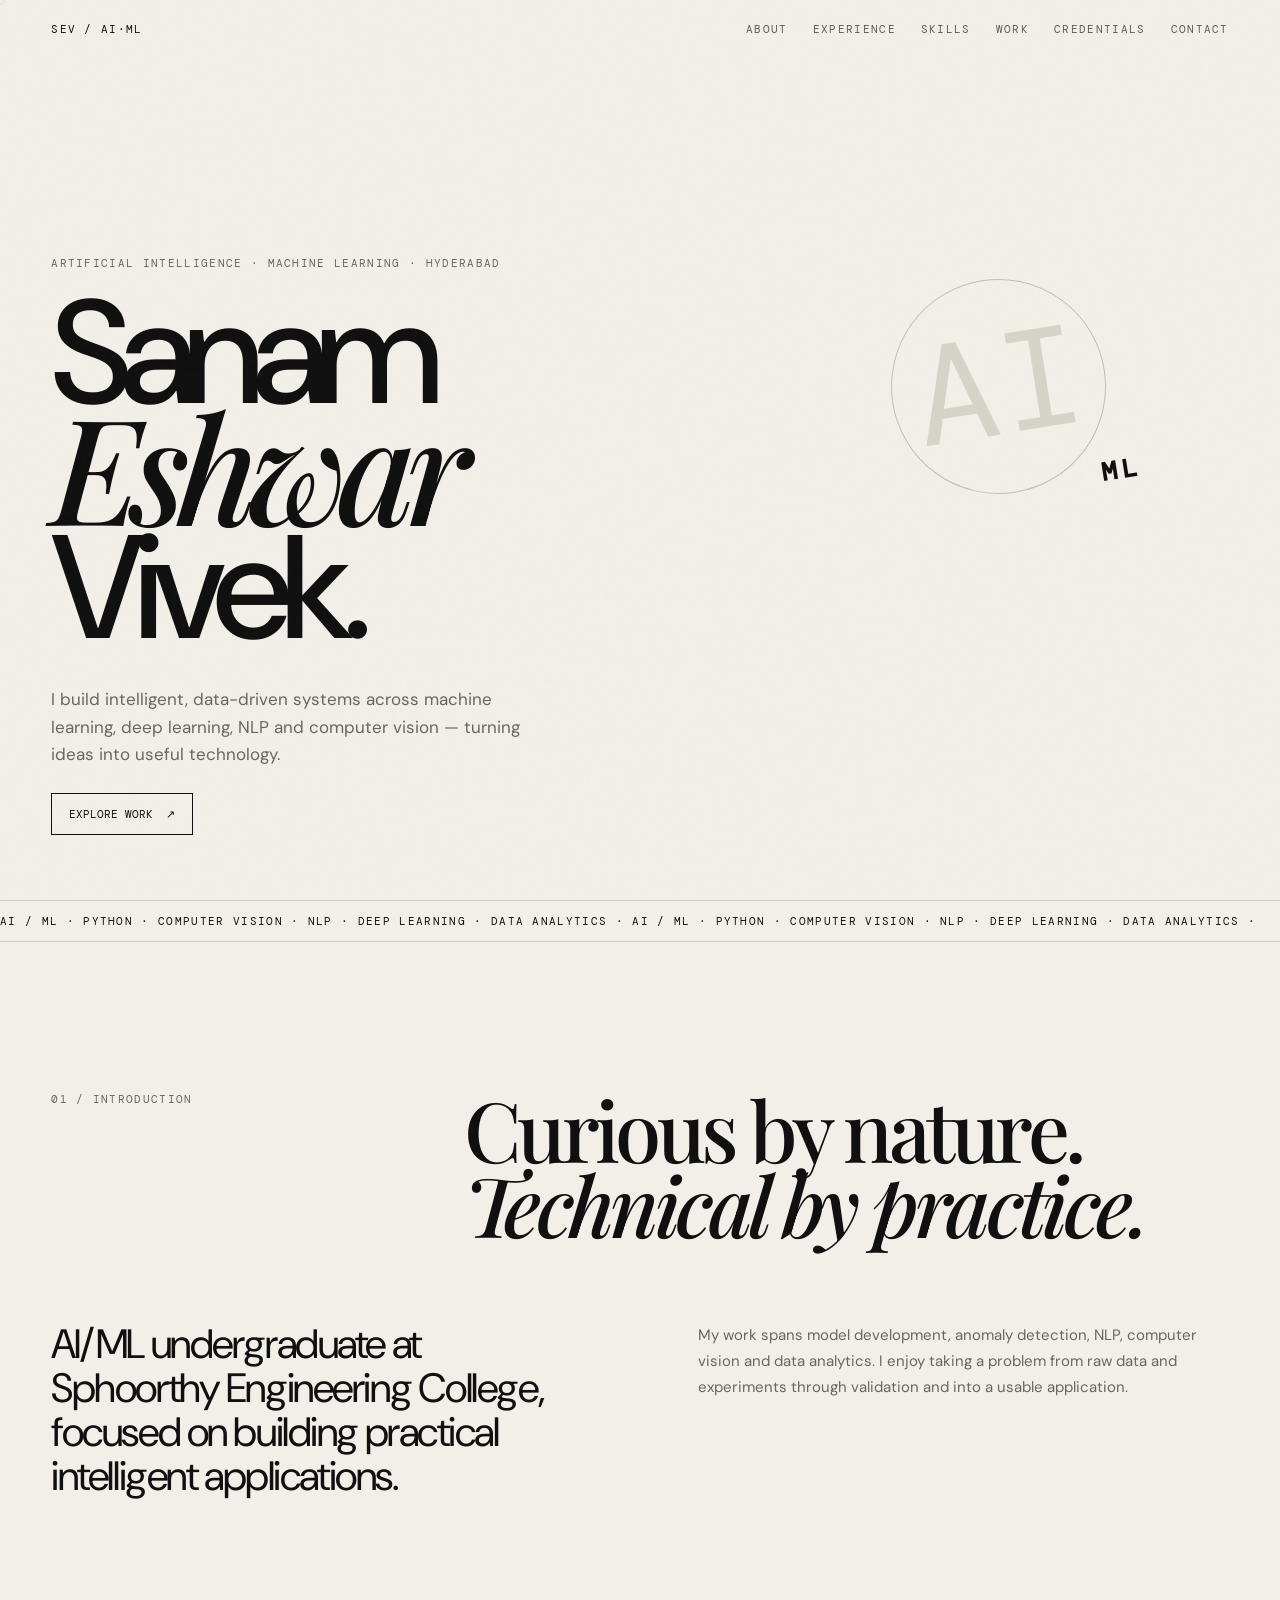
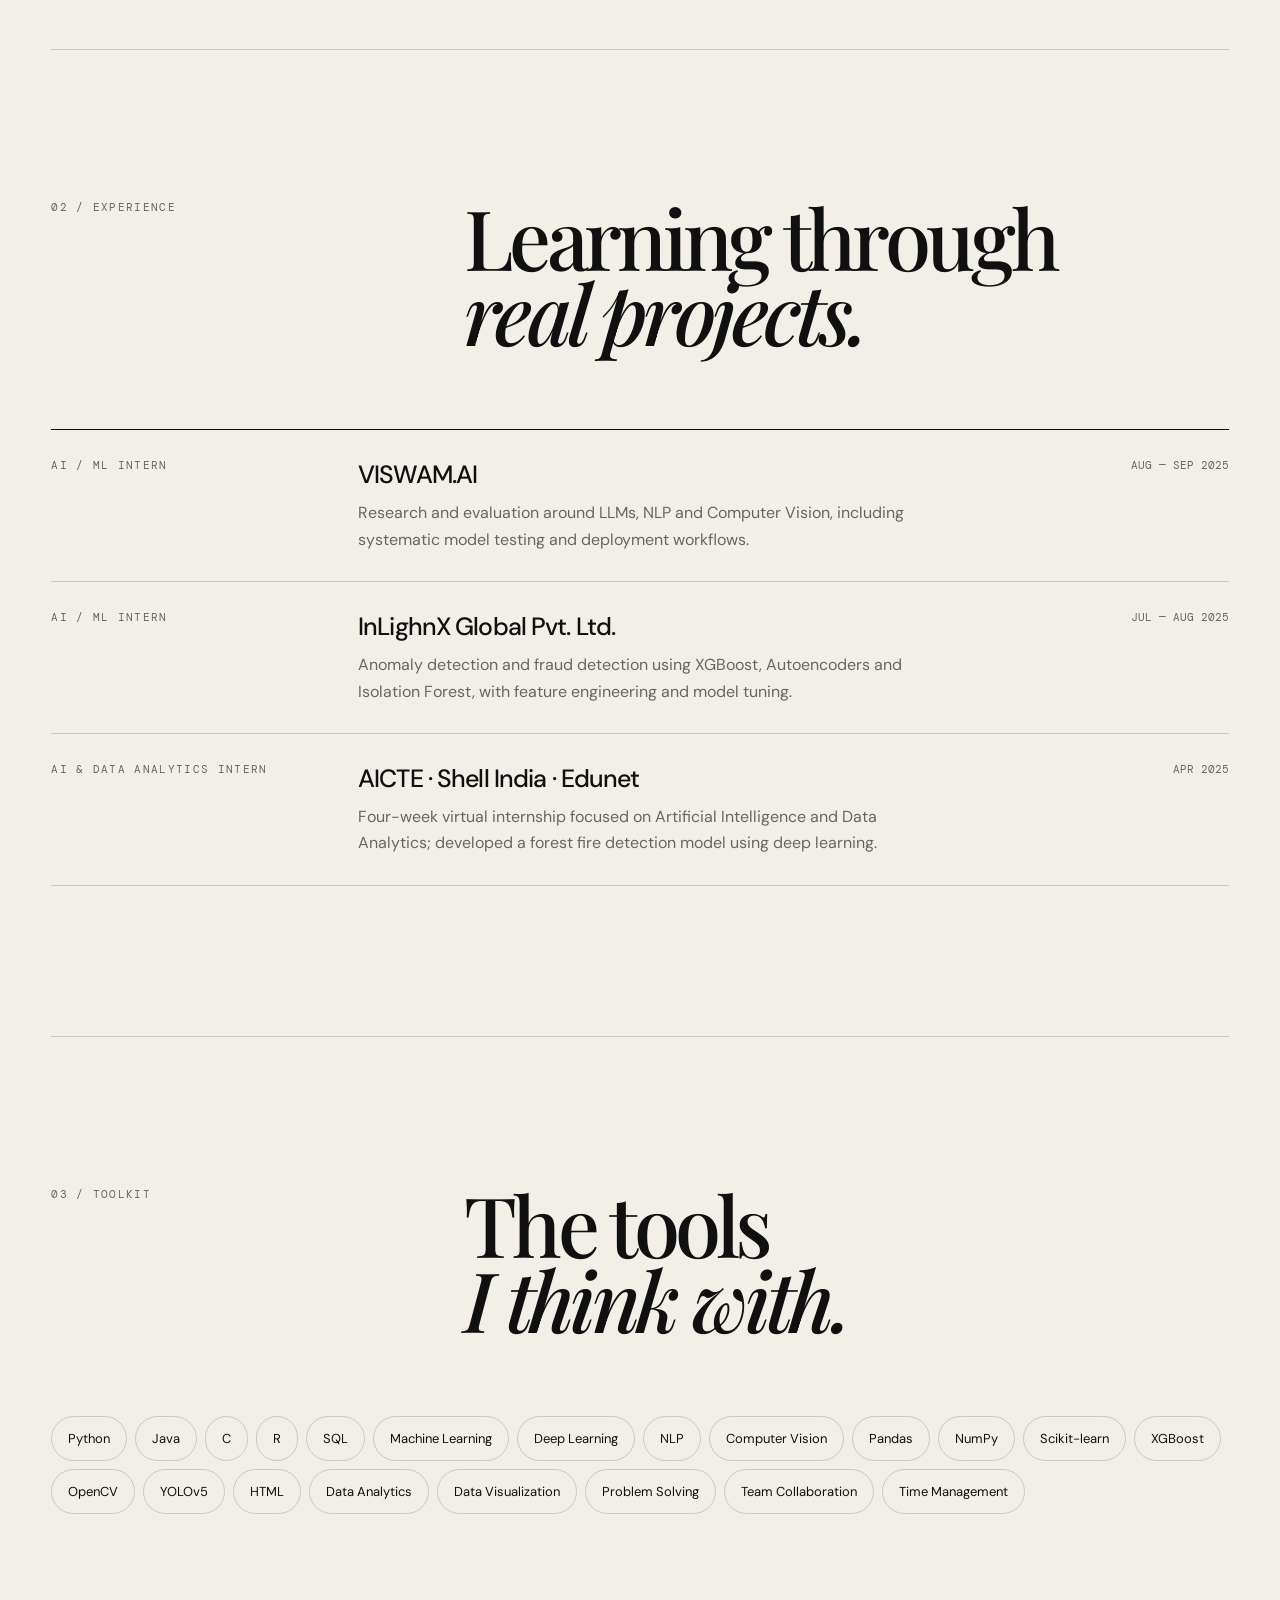
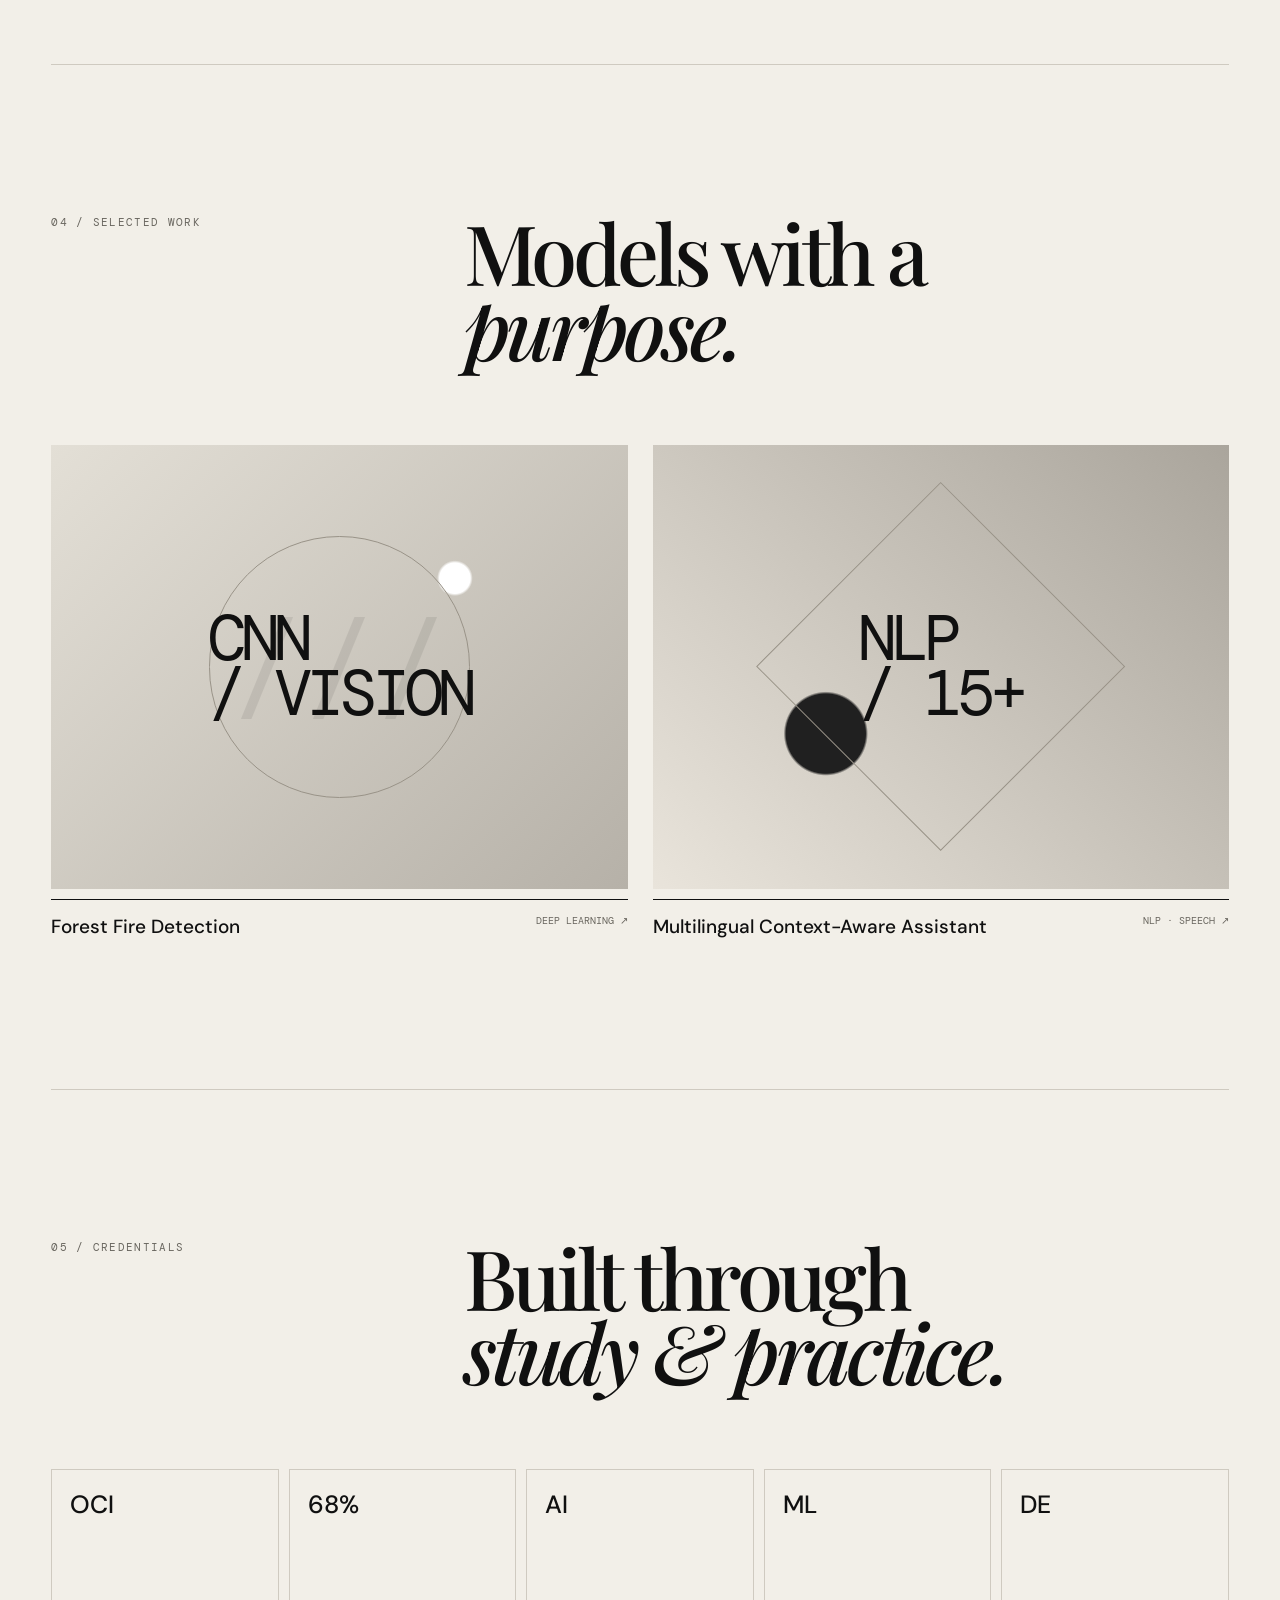
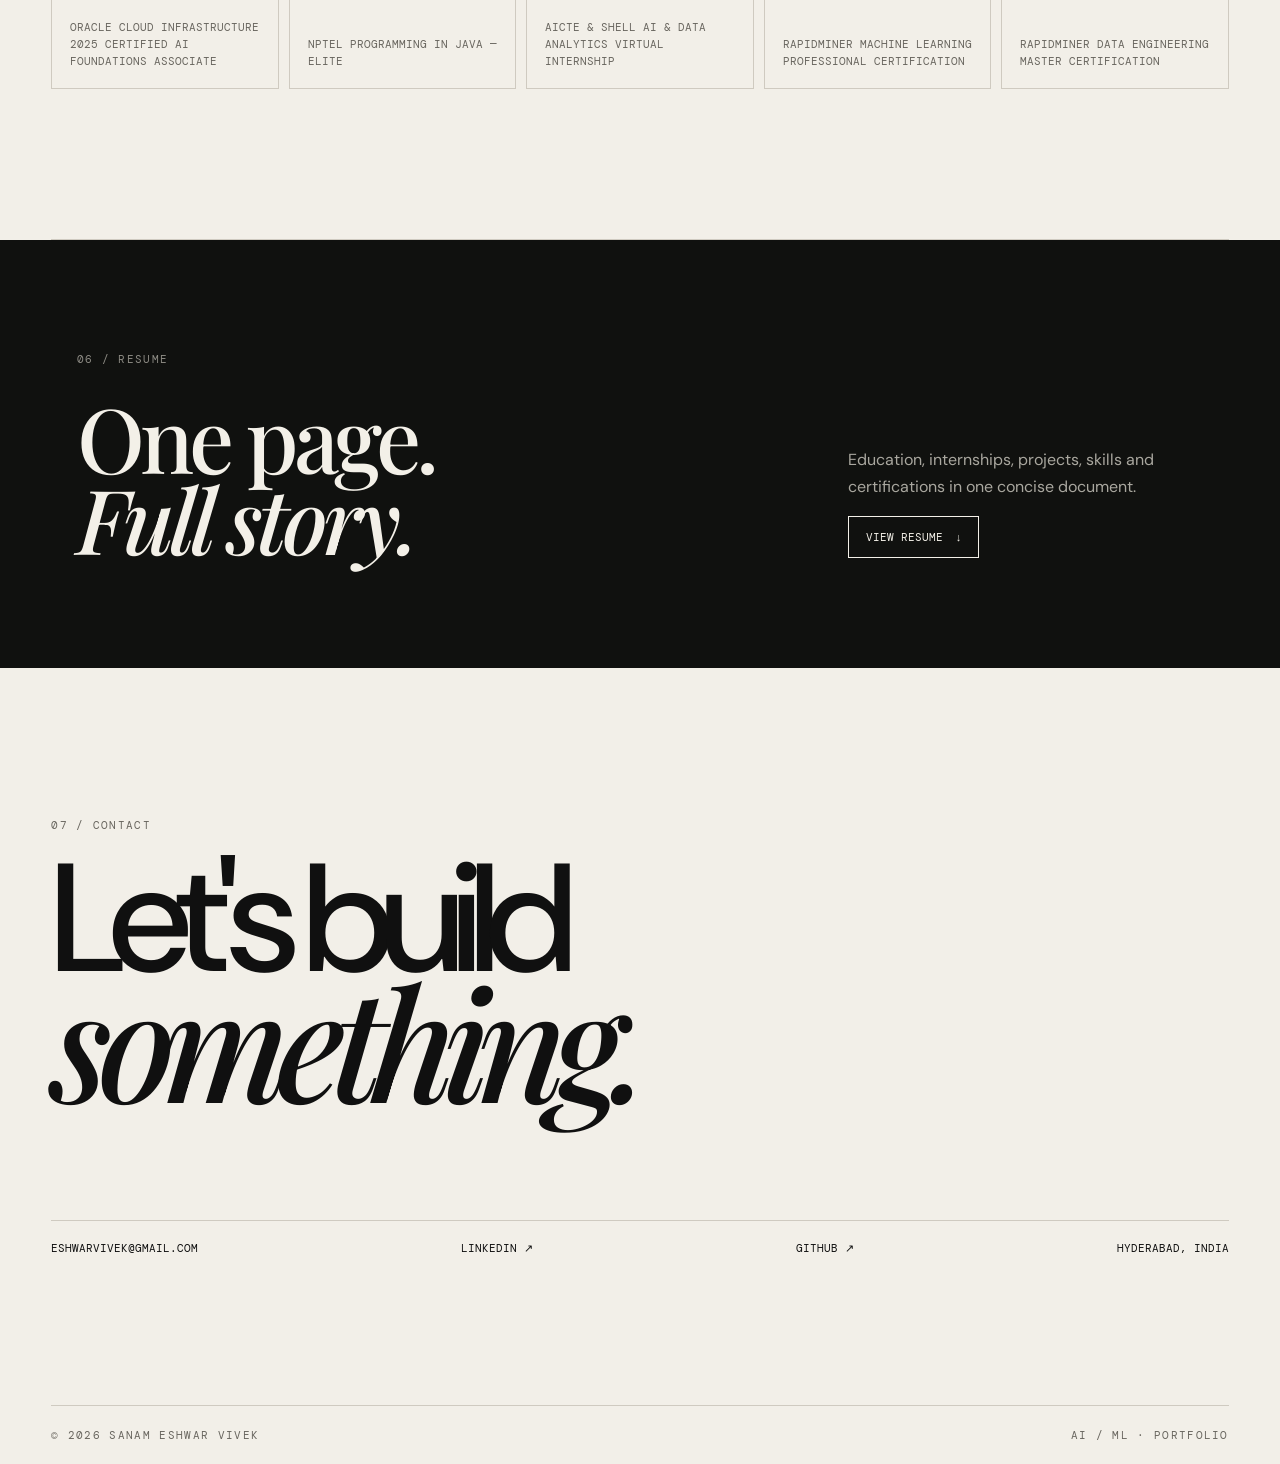
<file: portfolio/index.html>
<!doctype html>
<html lang="en">
<head>
  <meta charset="UTF-8">
  <meta name="viewport" content="width=device-width, initial-scale=1.0">
  <meta name="description" content="Sanam Eshwar Vivek — Artificial Intelligence & Machine Learning Portfolio">
  <title>Sanam Eshwar Vivek — AI / ML</title>
  <link rel="preconnect" href="https://fonts.googleapis.com">
  <link rel="preconnect" href="https://fonts.gstatic.com" crossorigin>
  <link href="https://fonts.googleapis.com/css2?family=DM+Mono:wght@400;500&family=DM+Sans:wght@400;500;700&family=Playfair+Display:ital,wght@0,500;0,600;1,500;1,600&display=swap" rel="stylesheet">
  <link rel="stylesheet" href="./styles.css">
</head>
<body>
  <div class="noise" aria-hidden="true"></div>
  <div class="cursor" aria-hidden="true"></div>

  <header class="nav">
    <a class="brand" href="#top">SEV / AI·ML</a>
    <nav class="nav-links" aria-label="Primary navigation">
      <a href="#about">About</a><a href="#experience">Experience</a><a href="#skills">Skills</a><a href="#work">Work</a><a href="#credentials">Credentials</a><a href="#contact">Contact</a>
    </nav>
    <button class="menu" type="button" aria-label="Toggle menu" aria-expanded="false">Menu</button>
  </header>

  <main id="top">
    <section class="hero">
      <div class="hero-copy reveal">
        <p class="eyebrow">Artificial Intelligence · Machine Learning · Hyderabad</p>
        <h1>Sanam<br><em>Eshwar</em><br>Vivek.</h1>
        <p class="hero-description">I build intelligent, data-driven systems across machine learning, deep learning, NLP and computer vision — turning ideas into useful technology.</p>
        <a class="button" href="#work">Explore work <span>↗</span></a>
      </div>
      <div class="hero-mark" aria-hidden="true"><span>AI</span><i></i><b>ML</b></div>
    </section>

    <div class="ticker" aria-hidden="true"><span>AI / ML · PYTHON · COMPUTER VISION · NLP · DEEP LEARNING · DATA ANALYTICS · AI / ML · PYTHON · COMPUTER VISION · NLP · DEEP LEARNING · DATA ANALYTICS · </span></div>

    <section class="section" id="about">
      <div class="section-head reveal"><p class="eyebrow">01 / Introduction</p><h2>Curious by nature.<br><em>Technical by practice.</em></h2></div>
      <div class="two-col"><p class="lead reveal">AI/ML undergraduate at Sphoorthy Engineering College, focused on building practical intelligent applications.</p><p class="body reveal">My work spans model development, anomaly detection, NLP, computer vision and data analytics. I enjoy taking a problem from raw data and experiments through validation and into a usable application.</p></div>
    </section>

    <section class="section" id="experience">
      <div class="section-head reveal"><p class="eyebrow">02 / Experience</p><h2>Learning through<br><em>real projects.</em></h2></div>
      <div class="timeline">
        <article class="timeline-item reveal"><span class="eyebrow">AI / ML Intern</span><div><h3>VISWAM.AI</h3><p>Research and evaluation around LLMs, NLP and Computer Vision, including systematic model testing and deployment workflows.</p></div><time>AUG — SEP 2025</time></article>
        <article class="timeline-item reveal"><span class="eyebrow">AI / ML Intern</span><div><h3>InLighnX Global Pvt. Ltd.</h3><p>Anomaly detection and fraud detection using XGBoost, Autoencoders and Isolation Forest, with feature engineering and model tuning.</p></div><time>JUL — AUG 2025</time></article>
        <article class="timeline-item reveal"><span class="eyebrow">AI & Data Analytics Intern</span><div><h3>AICTE · Shell India · Edunet</h3><p>Four-week virtual internship focused on Artificial Intelligence and Data Analytics; developed a forest fire detection model using deep learning.</p></div><time>APR 2025</time></article>
      </div>
    </section>

    <section class="section" id="skills">
      <div class="section-head reveal"><p class="eyebrow">03 / Toolkit</p><h2>The tools<br><em>I think with.</em></h2></div>
      <div class="skills reveal">
        <span>Python</span><span>Java</span><span>C</span><span>R</span><span>SQL</span><span>Machine Learning</span><span>Deep Learning</span><span>NLP</span><span>Computer Vision</span><span>Pandas</span><span>NumPy</span><span>Scikit-learn</span><span>XGBoost</span><span>OpenCV</span><span>YOLOv5</span><span>HTML</span><span>Data Analytics</span><span>Data Visualization</span><span>Problem Solving</span><span>Team Collaboration</span><span>Time Management</span>
      </div>
    </section>

    <section class="section" id="work">
      <div class="section-head reveal"><p class="eyebrow">04 / Selected Work</p><h2>Models with a<br><em>purpose.</em></h2></div>
      <div class="projects">
        <a class="project reveal" href="https://github.com/Eshwarviveks/forest_fire_detection-DL" target="_blank" rel="noopener noreferrer">
          <div class="project-art art-fire"><span>CNN<br>/ VISION</span></div><div class="project-meta"><strong>Forest Fire Detection</strong><small>DEEP LEARNING ↗</small></div>
        </a>
        <a class="project reveal" href="https://github.com/Eshwarviveks/Multilingual-Context-Aware-Assistant" target="_blank" rel="noopener noreferrer">
          <div class="project-art art-nlp"><span>NLP<br>/ 15+</span></div><div class="project-meta"><strong>Multilingual Context-Aware Assistant</strong><small>NLP · SPEECH ↗</small></div>
        </a>
      </div>
    </section>

    <section class="section" id="credentials">
      <div class="section-head reveal"><p class="eyebrow">05 / Credentials</p><h2>Built through<br><em>study & practice.</em></h2></div>
      <div class="credentials">
        <article class="credential reveal"><b>OCI</b><p>Oracle Cloud Infrastructure 2025 Certified AI Foundations Associate</p></article>
        <article class="credential reveal"><b>68%</b><p>NPTEL Programming in Java — Elite</p></article>
        <article class="credential reveal"><b>AI</b><p>AICTE & Shell AI & Data Analytics Virtual Internship</p></article>
        <article class="credential reveal"><b>ML</b><p>RapidMiner Machine Learning Professional Certification</p></article>
        <article class="credential reveal"><b>DE</b><p>RapidMiner Data Engineering Master Certification</p></article>
      </div>
    </section>

    <section class="resume-block" id="resume">
      <div class="reveal"><p class="eyebrow">06 / Resume</p><h2>One page.<br><em>Full story.</em></h2></div>
      <div class="reveal"><p>Education, internships, projects, skills and certifications in one concise document.</p><a class="button light" href="../resume_ats2026.pdf">View resume <span>↓</span></a></div>
    </section>

    <section class="section contact" id="contact">
      <div><p class="eyebrow reveal">07 / Contact</p><h2 class="reveal">Let's build<br><em>something.</em></h2></div>
      <div class="contact-links reveal"><a href="mailto:eshwarvivek@gmail.com">eshwarvivek@gmail.com</a><a href="https://www.linkedin.com/in/eshwarvivek-sanam-291b55297" target="_blank" rel="noopener noreferrer">LinkedIn ↗</a><a href="https://github.com/Eshwarviveks" target="_blank" rel="noopener noreferrer">GitHub ↗</a><span>Hyderabad, India</span></div>
    </section>
  </main>
  <footer><span>© 2026 Sanam Eshwar Vivek</span><span>AI / ML · Portfolio</span></footer>
  <script src="./script.js"></script>
</body>
</html>
</file>
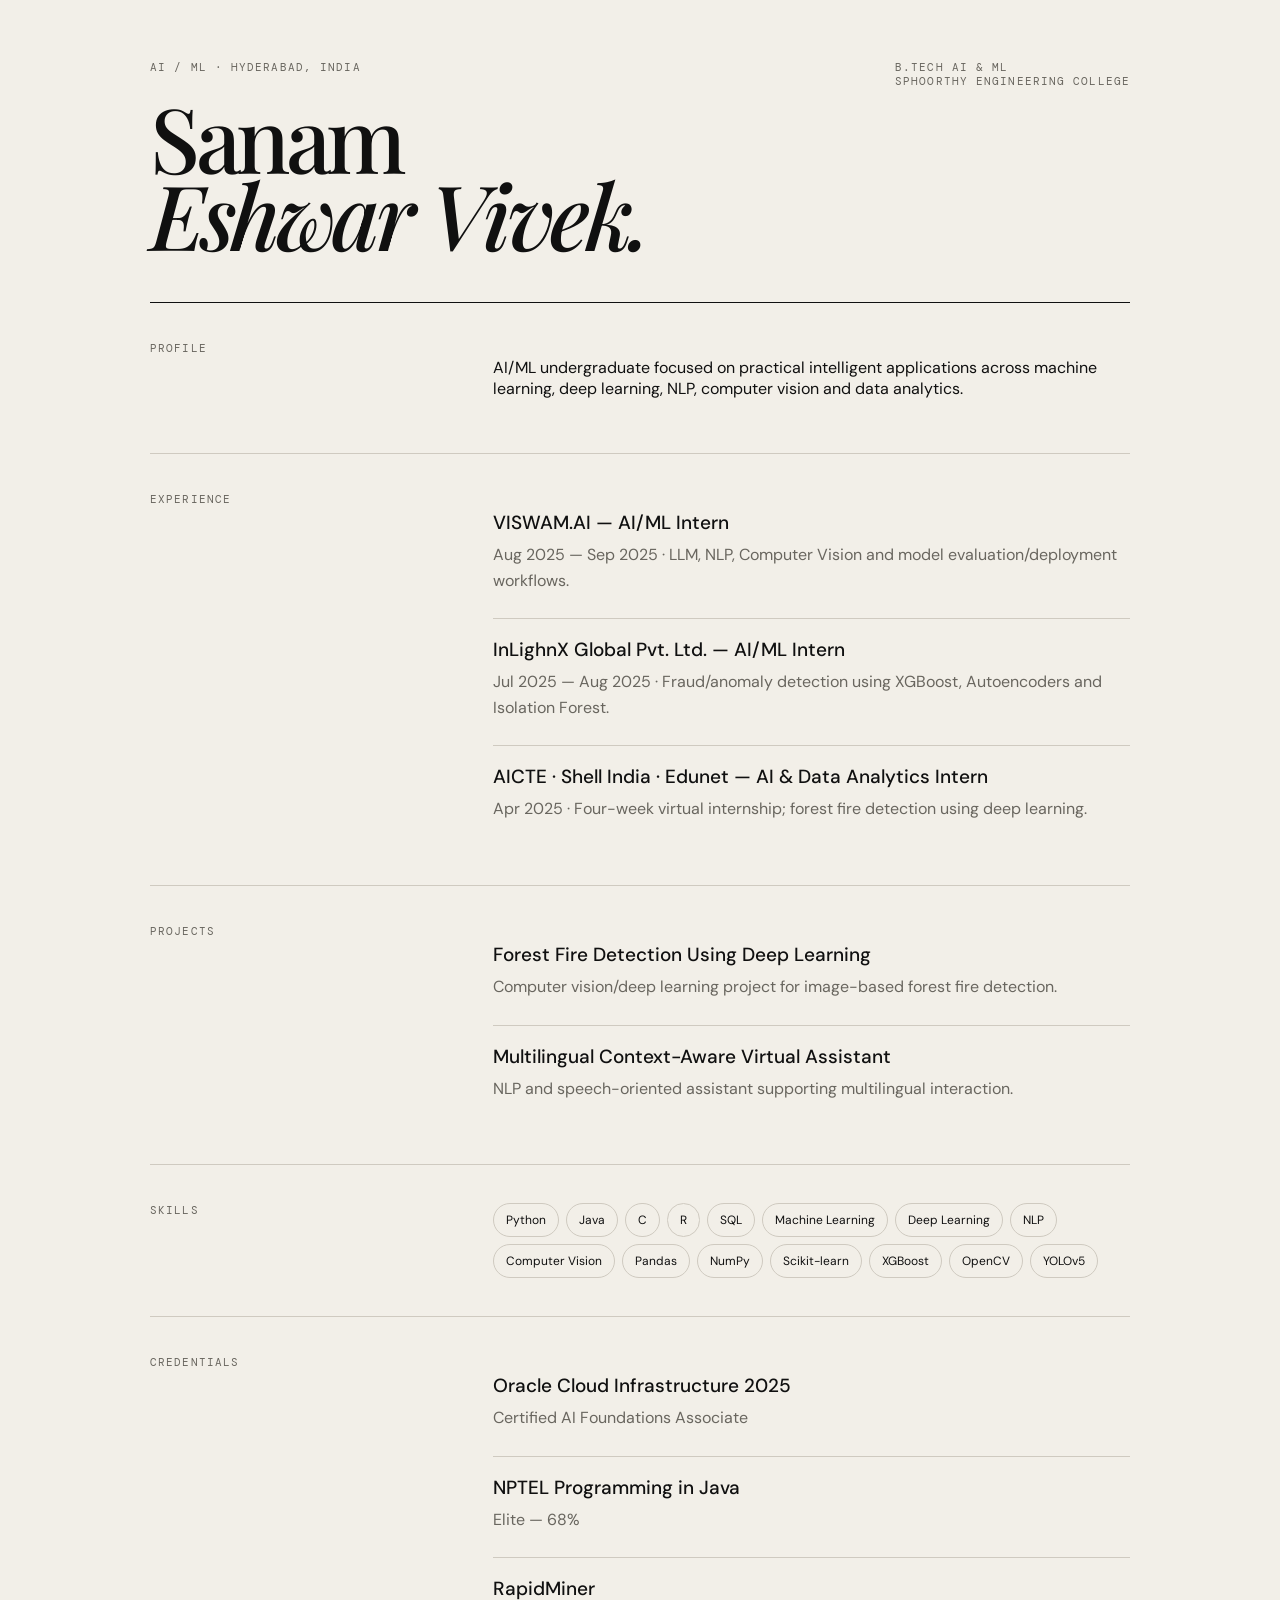
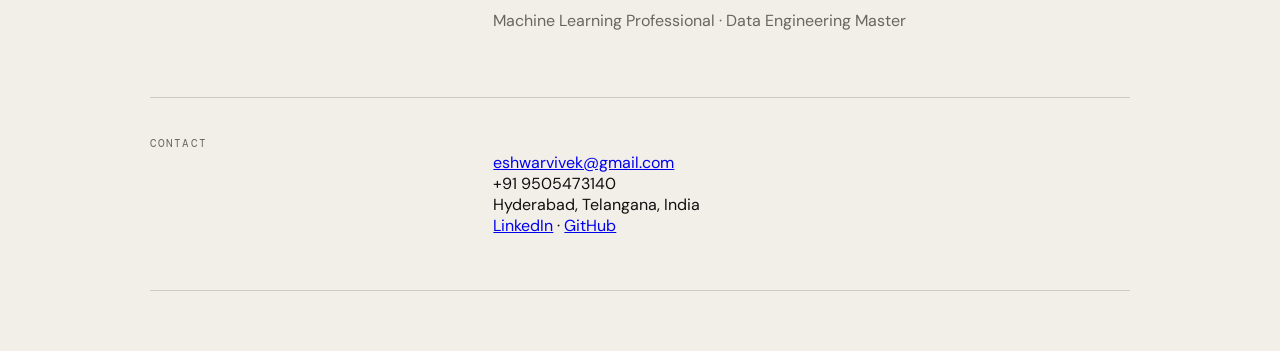
<file: portfolio/resume.html>
<!doctype html><html lang="en"><head><meta charset="utf-8"><meta name="viewport" content="width=device-width,initial-scale=1"><title>Sanam Eshwar Vivek — Resume</title><link rel="preconnect" href="https://fonts.googleapis.com"><link rel="preconnect" href="https://fonts.gstatic.com" crossorigin><link href="https://fonts.googleapis.com/css2?family=DM+Mono:wght@400;500&family=DM+Sans:wght@400;500;700&family=Playfair+Display:ital,wght@0,500;0,600;1,500;1,600&display=swap" rel="stylesheet"><style>:root{--bg:#f2efe8;--ink:#101010;--muted:#69665f;--line:#cfcac0}*{box-sizing:border-box}body{margin:0;background:var(--bg);color:var(--ink);font-family:'DM Sans',sans-serif}.page{width:min(980px,92vw);margin:auto;padding:60px 0}.top{display:flex;justify-content:space-between;gap:30px;border-bottom:1px solid var(--ink);padding-bottom:25px}.mono{font:11px 'DM Mono';text-transform:uppercase;letter-spacing:.1em;color:var(--muted)}h1{font:500 clamp(48px,8vw,90px)/.85 'Playfair Display';letter-spacing:-.05em;margin:25px 0}h2{font:500 25px 'Playfair Display';margin:0 0 18px}section{padding:38px 0;border-bottom:1px solid var(--line)}.grid{display:grid;grid-template-columns:1fr 2fr;gap:25px}.item{padding:18px 0;border-top:1px solid var(--line)}.item:first-child{border-top:0}.item strong{font-size:19px;font-weight:500}.item p{color:var(--muted);line-height:1.6;margin:7px 0}.skills{display:flex;flex-wrap:wrap;gap:7px}.skill{border:1px solid var(--line);border-radius:99px;padding:8px 12px;font-size:12px}@media(max-width:650px){.grid{grid-template-columns:1fr}.top{flex-direction:column}}</style></head><body><main class="page"><div class="top"><div><div class="mono">AI / ML · Hyderabad, India</div><h1>Sanam<br><em>Eshwar Vivek.</em></h1></div><div class="mono">B.Tech AI & ML<br>Sphoorthy Engineering College</div></div><section><div class="grid"><div class="mono">Profile</div><p>AI/ML undergraduate focused on practical intelligent applications across machine learning, deep learning, NLP, computer vision and data analytics.</p></div></section><section><div class="grid"><div class="mono">Experience</div><div><div class="item"><strong>VISWAM.AI — AI/ML Intern</strong><p>Aug 2025 — Sep 2025 · LLM, NLP, Computer Vision and model evaluation/deployment workflows.</p></div><div class="item"><strong>InLighnX Global Pvt. Ltd. — AI/ML Intern</strong><p>Jul 2025 — Aug 2025 · Fraud/anomaly detection using XGBoost, Autoencoders and Isolation Forest.</p></div><div class="item"><strong>AICTE · Shell India · Edunet — AI & Data Analytics Intern</strong><p>Apr 2025 · Four-week virtual internship; forest fire detection using deep learning.</p></div></div></div></section><section><div class="grid"><div class="mono">Projects</div><div><div class="item"><strong>Forest Fire Detection Using Deep Learning</strong><p>Computer vision/deep learning project for image-based forest fire detection.</p></div><div class="item"><strong>Multilingual Context-Aware Virtual Assistant</strong><p>NLP and speech-oriented assistant supporting multilingual interaction.</p></div></div></div></section><section><div class="grid"><div class="mono">Skills</div><div class="skills"><span class="skill">Python</span><span class="skill">Java</span><span class="skill">C</span><span class="skill">R</span><span class="skill">SQL</span><span class="skill">Machine Learning</span><span class="skill">Deep Learning</span><span class="skill">NLP</span><span class="skill">Computer Vision</span><span class="skill">Pandas</span><span class="skill">NumPy</span><span class="skill">Scikit-learn</span><span class="skill">XGBoost</span><span class="skill">OpenCV</span><span class="skill">YOLOv5</span></div></div></section><section><div class="grid"><div class="mono">Credentials</div><div><div class="item"><strong>Oracle Cloud Infrastructure 2025</strong><p>Certified AI Foundations Associate</p></div><div class="item"><strong>NPTEL Programming in Java</strong><p>Elite — 68%</p></div><div class="item"><strong>RapidMiner</strong><p>Machine Learning Professional · Data Engineering Master</p></div></div></div></section><section><div class="grid"><div class="mono">Contact</div><div><p><a href="mailto:eshwarvivek@gmail.com">eshwarvivek@gmail.com</a><br>+91 9505473140<br>Hyderabad, Telangana, India<br><a href="https://www.linkedin.com/in/eshwarvivek-sanam-291b55297">LinkedIn</a> · <a href="https://github.com/Eshwarviveks">GitHub</a></p></div></div></section></main></body></html>
</file>
<file: portfolio/styles.css>
:root{--bg:#f2efe8;--ink:#101010;--muted:#69665f;--line:#cfcac0;--accent:#b7ff4a;--dark:#10110f}*{box-sizing:border-box}html{scroll-behavior:smooth}body{margin:0;background:var(--bg);color:var(--ink);font-family:'DM Sans',sans-serif;overflow-x:hidden}a{color:inherit;text-decoration:none}button{font:inherit}::selection{background:var(--ink);color:var(--accent)}.noise{position:fixed;inset:0;pointer-events:none;opacity:.035;z-index:20;background-image:url("data:image/svg+xml,%3Csvg viewBox='0 0 180 180' xmlns='http://www.w3.org/2000/svg'%3E%3Cfilter id='n'%3E%3CfeTurbulence type='fractalNoise' baseFrequency='.8' numOctaves='4' stitchTiles='stitch'/%3E%3C/filter%3E%3Crect width='100%25' height='100%25' filter='url(%23n)' opacity='.5'/%3E%3C/svg%3E")}.cursor{position:fixed;width:10px;height:10px;border:1px solid #111;border-radius:50%;pointer-events:none;z-index:100;transform:translate(-50%,-50%);transition:width .2s,height .2s,background .2s;mix-blend-mode:difference}.nav{position:fixed;top:0;left:0;right:0;z-index:50;padding:22px 4vw;display:flex;justify-content:space-between;align-items:center}.brand,.nav-links,.menu,.eyebrow,footer{font:11px 'DM Mono',monospace;text-transform:uppercase;letter-spacing:.12em}.nav-links{display:flex;gap:25px}.nav-links a{opacity:.65;transition:opacity .2s}.nav-links a:hover{opacity:1}.menu{display:none;background:none;border:0;cursor:pointer}.hero{min-height:100vh;padding:145px 4vw 65px;display:flex;align-items:flex-end;position:relative}.hero-copy{width:min(900px,80vw)}.eyebrow{color:var(--muted);margin:0 0 28px}.hero h1{font-size:clamp(70px,11.5vw,175px);line-height:.76;letter-spacing:-.075em;font-weight:500;margin:0}.hero h1 em,.section h2 em,.resume-block h2 em,.contact h2 em{font-family:'Playfair Display',serif;font-weight:500}.hero-description{max-width:500px;margin:42px 0 25px;font-size:17px;line-height:1.6;color:var(--muted)}.button{display:inline-flex;gap:13px;border:1px solid var(--ink);padding:13px 17px;font:11px 'DM Mono';text-transform:uppercase;transition:.25s}.button:hover{background:var(--ink);color:var(--bg)}.button span{transition:transform .25s}.button:hover span{transform:translate(3px,-3px)}.hero-mark{position:absolute;right:8vw;top:23vh;width:min(28vw,390px);aspect-ratio:1;display:grid;place-items:center;transform:rotate(-9deg);font:clamp(60px,11vw,150px) 'DM Mono';color:#d8d3c9;z-index:-1}.hero-mark i{position:absolute;width:60%;height:60%;border:1px solid #c4beb3;border-radius:50%;animation:spin 18s linear infinite}.hero-mark b{position:absolute;font-size:.18em;letter-spacing:.2em;bottom:17%;right:14%;color:var(--ink)}@keyframes spin{to{transform:rotate(360deg)}}.ticker{border-block:1px solid var(--line);overflow:hidden;white-space:nowrap;padding:13px 0;font:11px 'DM Mono';letter-spacing:.12em}.ticker span{display:inline-block;animation:marquee 25s linear infinite}@keyframes marquee{to{transform:translateX(-100%)}}.section{width:min(1400px,92vw);margin:auto;padding:150px 0;border-bottom:1px solid var(--line)}.section-head{display:grid;grid-template-columns:1fr 2fr;gap:30px;margin-bottom:80px}.section h2{font-family:'Playfair Display',serif;font-size:clamp(48px,6.5vw,95px);line-height:.9;font-weight:500;letter-spacing:-.055em;margin:0}.two-col{display:grid;grid-template-columns:1fr 1fr;gap:9vw}.lead{font-size:clamp(26px,3.2vw,44px);line-height:1.08;letter-spacing:-.035em;margin:0}.body{font-size:15px;line-height:1.75;color:var(--muted);max-width:530px;margin:0}.timeline{border-top:1px solid var(--ink)}.timeline-item{display:grid;grid-template-columns:1fr 2fr 1fr;gap:25px;padding:28px 0;border-bottom:1px solid var(--line)}.timeline-item h3{font-size:25px;font-weight:500;letter-spacing:-.035em;margin:0 0 9px}.timeline-item p{color:var(--muted);line-height:1.65;margin:0}.timeline-item time{font:11px 'DM Mono';text-align:right;color:var(--muted)}.skills{display:flex;flex-wrap:wrap;gap:8px}.skills span{border:1px solid var(--line);border-radius:99px;padding:13px 16px;font-size:13px;transition:.25s}.skills span:hover{background:var(--ink);color:var(--accent);transform:translateY(-3px)}.projects{display:grid;grid-template-columns:1fr 1fr;gap:70px 25px}.project{display:block}.project-art{aspect-ratio:1.3;background:#d7d2c8;display:grid;place-items:center;overflow:hidden;position:relative}.project-art:before{content:'';position:absolute;width:45%;aspect-ratio:1;border-radius:50%;border:1px solid #999388;transition:transform .8s}.project-art span{position:relative;z-index:1;font:clamp(28px,5vw,72px) 'DM Mono';line-height:.85;letter-spacing:-.08em}.art-fire{background:radial-gradient(circle at 70% 30%,#fff 0 3%,transparent 3.5%),linear-gradient(135deg,#e3dfd6,#b6b1a8)}.art-fire:after{content:'///';position:absolute;font:120px 'DM Mono';opacity:.08}.art-nlp{background:radial-gradient(circle at 30% 65%,#202020 0 8%,transparent 8.5%),linear-gradient(45deg,#e9e4db,#aaa59c)}.art-nlp:before{border-radius:0;transform:rotate(45deg)}.project:hover .project-art:before{transform:scale(1.35) rotate(45deg)}.project-meta{border-top:1px solid var(--ink);margin-top:10px;padding-top:14px;display:flex;justify-content:space-between;gap:20px}.project-meta strong{font-size:19px;font-weight:500}.project-meta small{font:10px 'DM Mono';color:var(--muted)}.credentials{display:grid;grid-template-columns:repeat(5,1fr);gap:10px}.credential{border:1px solid var(--line);min-height:220px;padding:18px;display:flex;flex-direction:column;justify-content:space-between;transition:.25s}.credential b{font-size:25px;font-weight:500}.credential p{font:11px 'DM Mono';line-height:1.55;text-transform:uppercase;color:var(--muted);margin:0}.credential:hover{background:var(--ink);color:var(--bg);transform:translateY(-6px)}.credential:hover p{color:#aaa}.resume-block{background:var(--dark);color:#f3f0e8;padding:110px 6vw;display:grid;grid-template-columns:2fr 1fr;gap:60px;align-items:end}.resume-block .eyebrow{color:#8d8b84}.resume-block h2{font:500 clamp(55px,7vw,105px)/.9 'Playfair Display';letter-spacing:-.055em;margin:0}.resume-block p{color:#a9a79f;line-height:1.7}.button.light{color:#f3f0e8;border-color:#f3f0e8}.button.light:hover{background:#f3f0e8;color:var(--dark)}.contact{min-height:82vh;display:flex;flex-direction:column;justify-content:space-between}.contact h2{font:500 clamp(75px,12vw,180px)/.78 'DM Sans';letter-spacing:-.085em;margin:0}.contact-links{display:flex;justify-content:space-between;gap:25px;border-top:1px solid var(--line);padding-top:20px;font:11px 'DM Mono';text-transform:uppercase}.contact-links a:hover{opacity:.55}footer{padding:22px 4vw;display:flex;justify-content:space-between;color:var(--muted)}.reveal{opacity:0;transform:translateY(34px);transition:opacity .8s ease,transform .8s cubic-bezier(.2,.7,.2,1)}.reveal.show{opacity:1;transform:none}@media(max-width:850px){.nav-links{position:absolute;top:60px;right:4vw;display:none;flex-direction:column;background:var(--bg);border:1px solid var(--line);padding:18px;gap:16px}.nav-links.open{display:flex}.menu{display:block}.hero{min-height:850px;padding-top:130px}.hero-copy{width:100%}.hero-mark{right:-5vw;top:27vh;opacity:.5;width:45vw}.section{padding:95px 0}.section-head,.two-col,.resume-block{grid-template-columns:1fr}.section-head{gap:20px;margin-bottom:55px}.timeline-item{grid-template-columns:1fr;gap:10px}.timeline-item time{text-align:left}.projects{grid-template-columns:1fr;gap:55px}.credentials{grid-template-columns:1fr 1fr}.credential{min-height:175px}.contact-links{flex-direction:column;gap:14px}.cursor{display:none}}@media(max-width:480px){.hero h1{font-size:clamp(58px,17vw,95px)}.hero-description{font-size:15px}.credentials{grid-template-columns:1fr}.credential{min-height:150px}}@media(prefers-reduced-motion:reduce){html{scroll-behavior:auto}.reveal,.reveal.show{opacity:1;transform:none;transition:none}.ticker span,.hero-mark i{animation:none}.project-art,.skills span,.credential,.button{transition:none}}
</file>
